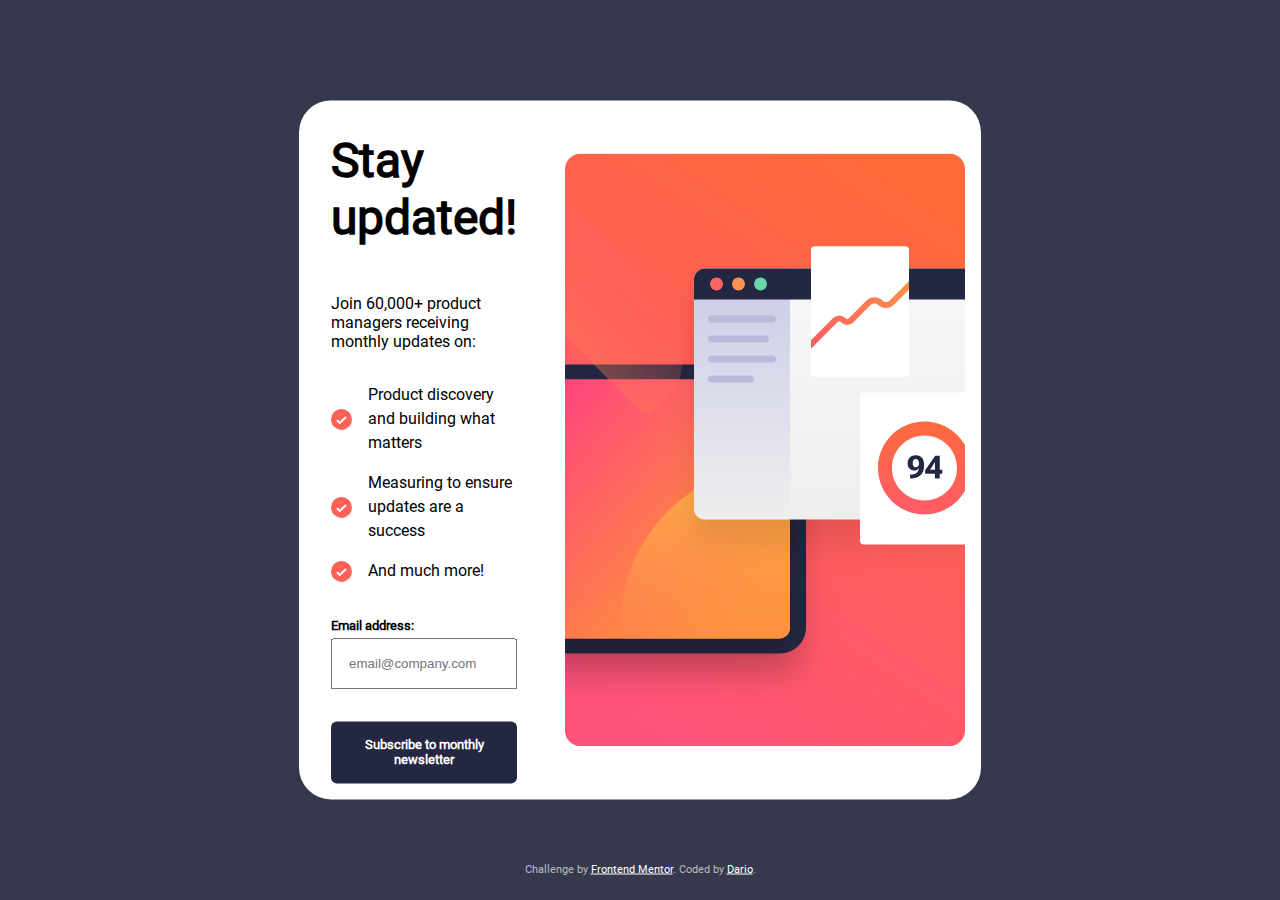
<file: index.html>
<!DOCTYPE html>
<html lang="en">
<head>
  <meta charset="UTF-8">
  <meta name="viewport" content="width=device-width, initial-scale=1.0"> <!-- displays site properly based on user's device -->

  <link rel="icon" type="image/png" sizes="32x32" href="./assets/images/favicon-32x32.png">
  
  <title>Frontend Mentor | Newsletter sign-up form with success message</title>

  <link rel="stylesheet" href="index.css">
</head>
<body>

  <!-- Sign-up form start -->
  <div class="emailform">
    
      <img src = "assets/images/illustration-sign-up-mobile.svg" class="signupimg" alt="Sign-up" id="dynamicImg"/>
    
    <div class="emailformtext">
    
    <h1>Stay updated!</h1>

    <p>Join 60,000+ product managers receiving monthly updates on:</p>
    
    <p class="lista">
      <img class="listicon" src="assets/images/icon-list.svg" alt="SVG Icon">
      Product discovery and building what matters</p>
    <p class="lista"><img class="listicon" src="assets/images/icon-list.svg" alt="SVG Icon">
      Measuring to ensure updates are a success</p>
    <p class="lista"><img class="listicon" src="assets/images/icon-list.svg" alt="SVG Icon">
      And much more!</p>
    
    <div class="inputcontainer">
    <label for="email">Email address:</label>
    <input type="email" id="email" placeholder="email@company.com">
    </div>

    <div class="btn primary" id="subscribeBtn">Subscribe to monthly newsletter</div>
  </div>
  </div>
  <!-- Sign-up form end -->

  <!-- Success message start -->
<div class="successmessage">

    <img src="assets/images/icon-success.svg" alt="Success!" width="48px" height="48px"/>
    <h1>Thanks for subscribing!</h1>

    <p class="confirmationMessage" id="confirmationMessage">A confirmation email has been sent to ash@loremcompany.com. 
    Please open it and click the button inside to confirm your subscription.
    </p>
    <div class="btn primary" id="dismissBtn">Dismiss message</div>
  
</div>
  <!-- Success message end -->
  
  <div class="attribution">
    Challenge by <a href="https://www.frontendmentor.io?ref=challenge" target="_blank">Frontend Mentor</a>. 
    Coded by <a href="https://github.com/DarioRubenScanferlato/frontend-practice/tree/main">Dario</a>.
  </div>
</body>
</html>


<script src="index.js"></script>
</file>
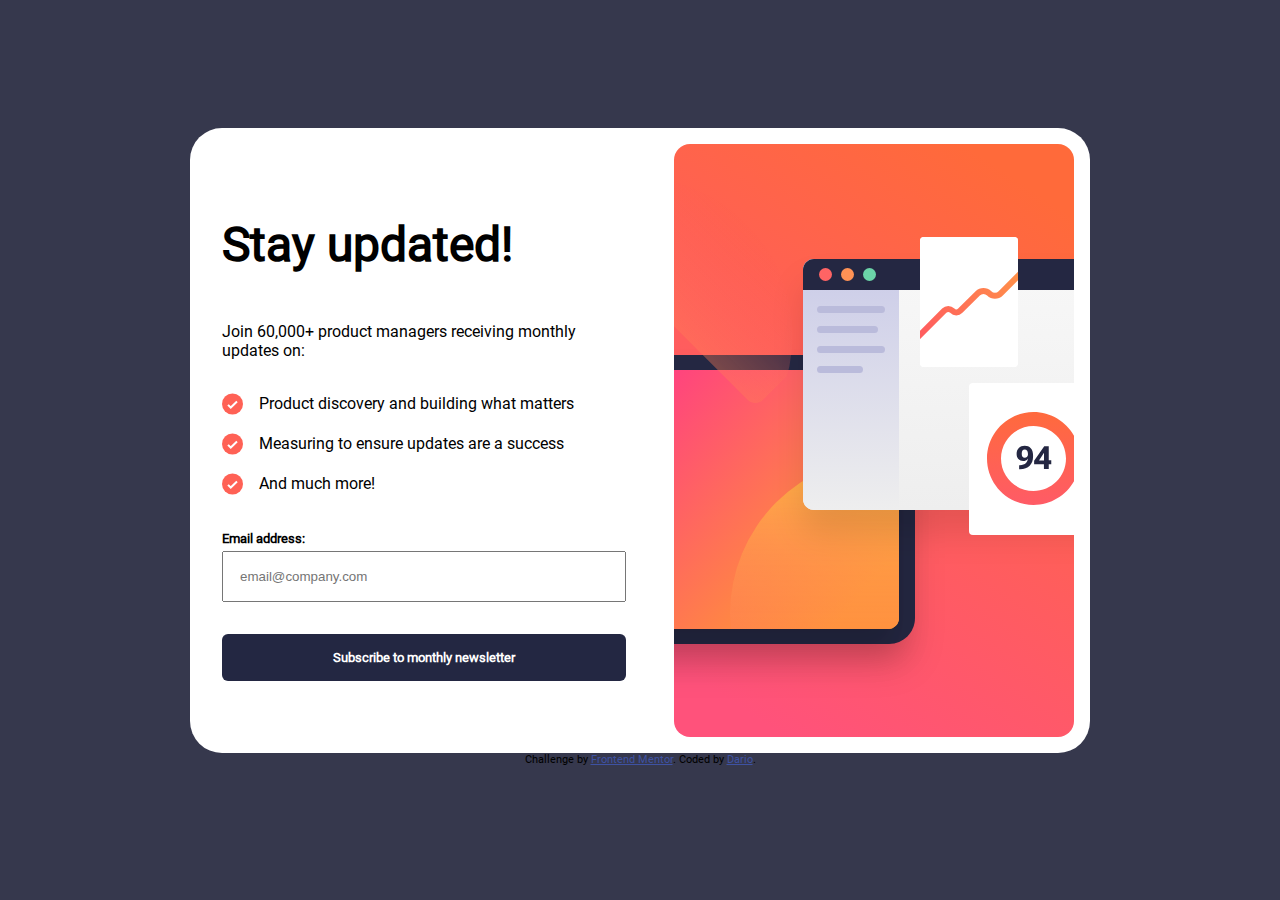
<file: newsletter-sign-up-with-success-message-main/index.html>
<!DOCTYPE html>
<html lang="en">
<head>
  <meta charset="UTF-8">
  <meta name="viewport" content="width=device-width, initial-scale=1.0"> <!-- displays site properly based on user's device -->

  <link rel="icon" type="image/png" sizes="32x32" href="./assets/images/favicon-32x32.png">
  
  <title>Frontend Mentor | Newsletter sign-up form with success message</title>

  <link rel="stylesheet" href="index.css">
</head>
<body>

  <!-- Sign-up form start -->
  <div class="emailform">
    
      <img src = "assets/images/illustration-sign-up-mobile.svg" class="signupimg" alt="Sign-up" id="dynamicImg"/>
    
    <div class="emailformtext">
    
    <h1>Stay updated!</h1>

    <p>Join 60,000+ product managers receiving monthly updates on:</p>
    
    <p class="lista">
      <img class="listicon" src="assets/images/icon-list.svg" alt="SVG Icon">
      Product discovery and building what matters</p>
    <p class="lista"><img class="listicon" src="assets/images/icon-list.svg" alt="SVG Icon">
      Measuring to ensure updates are a success</p>
    <p class="lista"><img class="listicon" src="assets/images/icon-list.svg" alt="SVG Icon">
      And much more!</p>
    
    <div class="inputcontainer">
    <label for="email">Email address:</label>
    <input type="email" id="email" placeholder="email@company.com">
    </div>

    <div class="btn primary" id="subscribeBtn">Subscribe to monthly newsletter</div>
  </div>
  </div>
  <!-- Sign-up form end -->

  <!-- Success message start -->
<div class="successmessage">

    <img src="assets/images/icon-success.svg" alt="Success!" width="48px" height="48px"/>
    <h1>Thanks for subscribing!</h1>

    <p class="confirmationMessage" id="confirmationMessage">A confirmation email has been sent to ash@loremcompany.com. 
    Please open it and click the button inside to confirm your subscription.
    </p>
    <div class="btn primary" id="dismissBtn">Dismiss message</div>
  
</div>
  <!-- Success message end -->
  
  <div class="attribution">
    Challenge by <a href="https://www.frontendmentor.io?ref=challenge" target="_blank">Frontend Mentor</a>. 
    Coded by <a href="#">Dario</a>.
  </div>
</body>
</html>


<script src="index.js"></script>
</file>
<file: index.css>
@font-face {
    font-family: 'Roboto';
    src: url('assets/fonts/Roboto-Regular.ttf') format('truetype'),
         url('assets/fonts/Roboto-Bold.ttf') format('truetype');
}


body {
    /* background-color: #36384D; */
    font-size: 16px;
    font-family: 'Roboto', sans-serif;
    margin: 0;
}

.emailform {
    background-color: #FFFFFF;
    border-radius: 2rem;
    display: flex;
    flex-direction: column;
    align-items: center;
}
@media (min-width: 767px) {
    .emailform {
        display: flex;
        flex-direction: row-reverse;
        align-items: center;
        max-width: 900px;
        margin: auto auto;
        position: fixed;
        -webkit-transform: translate(-50%, -50%);
        transform: translate(-50%, -50%);
        top: 50%;
        left: 50%;
    }
    .successmessage {
        background-color: #FFFFFF;
        display: flex;
        justify-content: center;
        border-radius: 2rem;
        max-width: 400px;
        margin: auto auto;
        margin-bottom: 1rem;
        
    }
    #confirmationMessage {
        margin-bottom: 5vh;
    }
    body {
        background-color: #36384D;
    }
    .signupimg {
        margin: 1rem;
    }
    h1 {
        font-size: 36pt;
    }
    .attribution {
        position: absolute;
        bottom: 2vh;
        left: 50%;
        -webkit-transform: translate(-50%, -50%);
        transform: translate(-50%, -50%);
        color: #BBBBBB;
    }
    .attribution a {
        color: white;
    }
}

.signupimg {
    width: 100%;
    height: auto;
}

.emailformtext {
    margin-left: 2rem;
    margin-right: 2rem;
    display: flex;
    flex-direction: column;
    justify-content: center;
}

h1 {
    font-family: 'Roboto', bold;
    font-size: 4x-large;
    margin-top: 2rem;
}

.lista {
    line-height: 1.5em;
    display: flex;
    margin-bottom: 0;
}

.lista :nth-child(1) {
    align-items: flex-start;
}

.successmessage {
    display: none;
    padding: 3rem;
    margin-top: 20vh;
    flex-direction: column;
    justify-content: center;
}

.confirmationMessage {
    margin-bottom: 30vh;
}

.primary {
    background-color: #232742;
    color: #FFFFFF
}

.error label {
  color: #cc0033;
}

.error input {
  background-color: #fce4e4;
  border: 1px solid #cc0033;
  outline: none;
}

.error .error-message {
  display: inline-block;
}


.btn {
    border-radius: 6px;
    padding: 1rem;
    text-align: center;
    font-size: small;
    font-weight: bold;
    margin-bottom: 1rem;
}
.btn:hover {
    background-image: linear-gradient(to right, hsl(340, 86%, 57%), tomato); /* Gradient effect on hover */
    box-shadow: 0 4px 8px rgba(255, 99, 71, 0.3); /* Orange soft shadow on hover */
}

label {
    font-weight: bold;
    font-size: small;
    padding-top: 2rem;
}

input {
    margin-top: 4px;
    width: 100%;
    height: 120%;
    box-sizing: border-box;
    padding: 1rem;
    
}

.inputcontainer {
    margin-top: 2rem;
    margin-bottom: 2rem;
}

.listicon {
    margin-right: 1rem;
}

.attribution { font-size: 11px; text-align: center; }
</file>
<file: newsletter-sign-up-with-success-message-main/index.css>
@font-face {
    font-family: 'Roboto';
    src: url('assets/fonts/Roboto-Regular.ttf') format('truetype'),
         url('assets/fonts/Roboto-Bold.ttf') format('truetype');
}


body {
    /* background-color: #36384D; */
    font-size: 16px;
    font-family: 'Roboto', sans-serif;
    margin: 0;
}

.emailform {
    background-color: #FFFFFF;
    border-radius: 2rem;
    display: flex;
    flex-direction: column;
    align-items: center;
}
@media (min-width: 767px) {
    .emailform {
        display: flex;
        flex-direction: row-reverse;
        align-items: center;
        max-width: 900px;
        margin: 0 auto;
        margin-top: 10%
    }
    .successmessage {
        background-color: #FFFFFF;
        display: flex;
        justify-content: center;
        border-radius: 2rem;
        max-width: 400px;
        margin: auto auto;
        margin-bottom: 1rem;
        
    }
    #confirmationMessage {
        margin-bottom: 5vh;
    }
    body {
        background-color: #36384D;
    }
    .signupimg {
        margin: 1rem;
    }
    h1 {
        font-size: 36pt;
    }
}

.signupimg {
    width: 100%;
    height: auto;
}

.emailformtext {
    margin-left: 2rem;
    margin-right: 2rem;
    display: flex;
    flex-direction: column;
    justify-content: center;
}

h1 {
    font-family: 'Roboto', bold;
    font-size: 4x-large;
    margin-top: 2rem;
}

.lista {
    line-height: 1.5em;
    display: flex;
    margin-bottom: 0;
}

.lista :nth-child(1) {
    align-items: flex-start;
}

.successmessage {
    display: none;
    padding: 3rem;
    margin-top: 20vh;
    flex-direction: column;
    justify-content: center;
}

.confirmationMessage {
    margin-bottom: 30vh;
}

.primary {
    background-color: #232742;
    color: #FFFFFF
}

@keyframes errorAnimation {
    0% {background-color: white;}
    50% {background-color: red;}
    100% {background-color: white;}
  }

.error {
    background-color: white;
    transition: background-color 3s ease; /* Transition for background color change */
    animation-name: errorAnimation;
}

.btn {
    border-radius: 6px;
    padding: 1rem;
    text-align: center;
    font-size: small;
    font-weight: bold;
    margin-bottom: 1rem;
}
.btn:hover {
    background-image: linear-gradient(to right, hsl(340, 86%, 57%), tomato); /* Gradient effect on hover */
    box-shadow: 0 4px 8px rgba(255, 99, 71, 0.3); /* Orange soft shadow on hover */
}

label {
    font-weight: bold;
    font-size: small;
    padding-top: 2rem;
}

input {
    margin-top: 4px;
    width: 100%;
    height: 120%;
    box-sizing: border-box;
    padding: 1rem;
    
}

.inputcontainer {
    margin-top: 2rem;
    margin-bottom: 2rem;
}

.listicon {
    margin-right: 1rem;
}

.attribution { font-size: 11px; text-align: center; }
.attribution a { color: hsl(228, 45%, 44%); }
</file>
